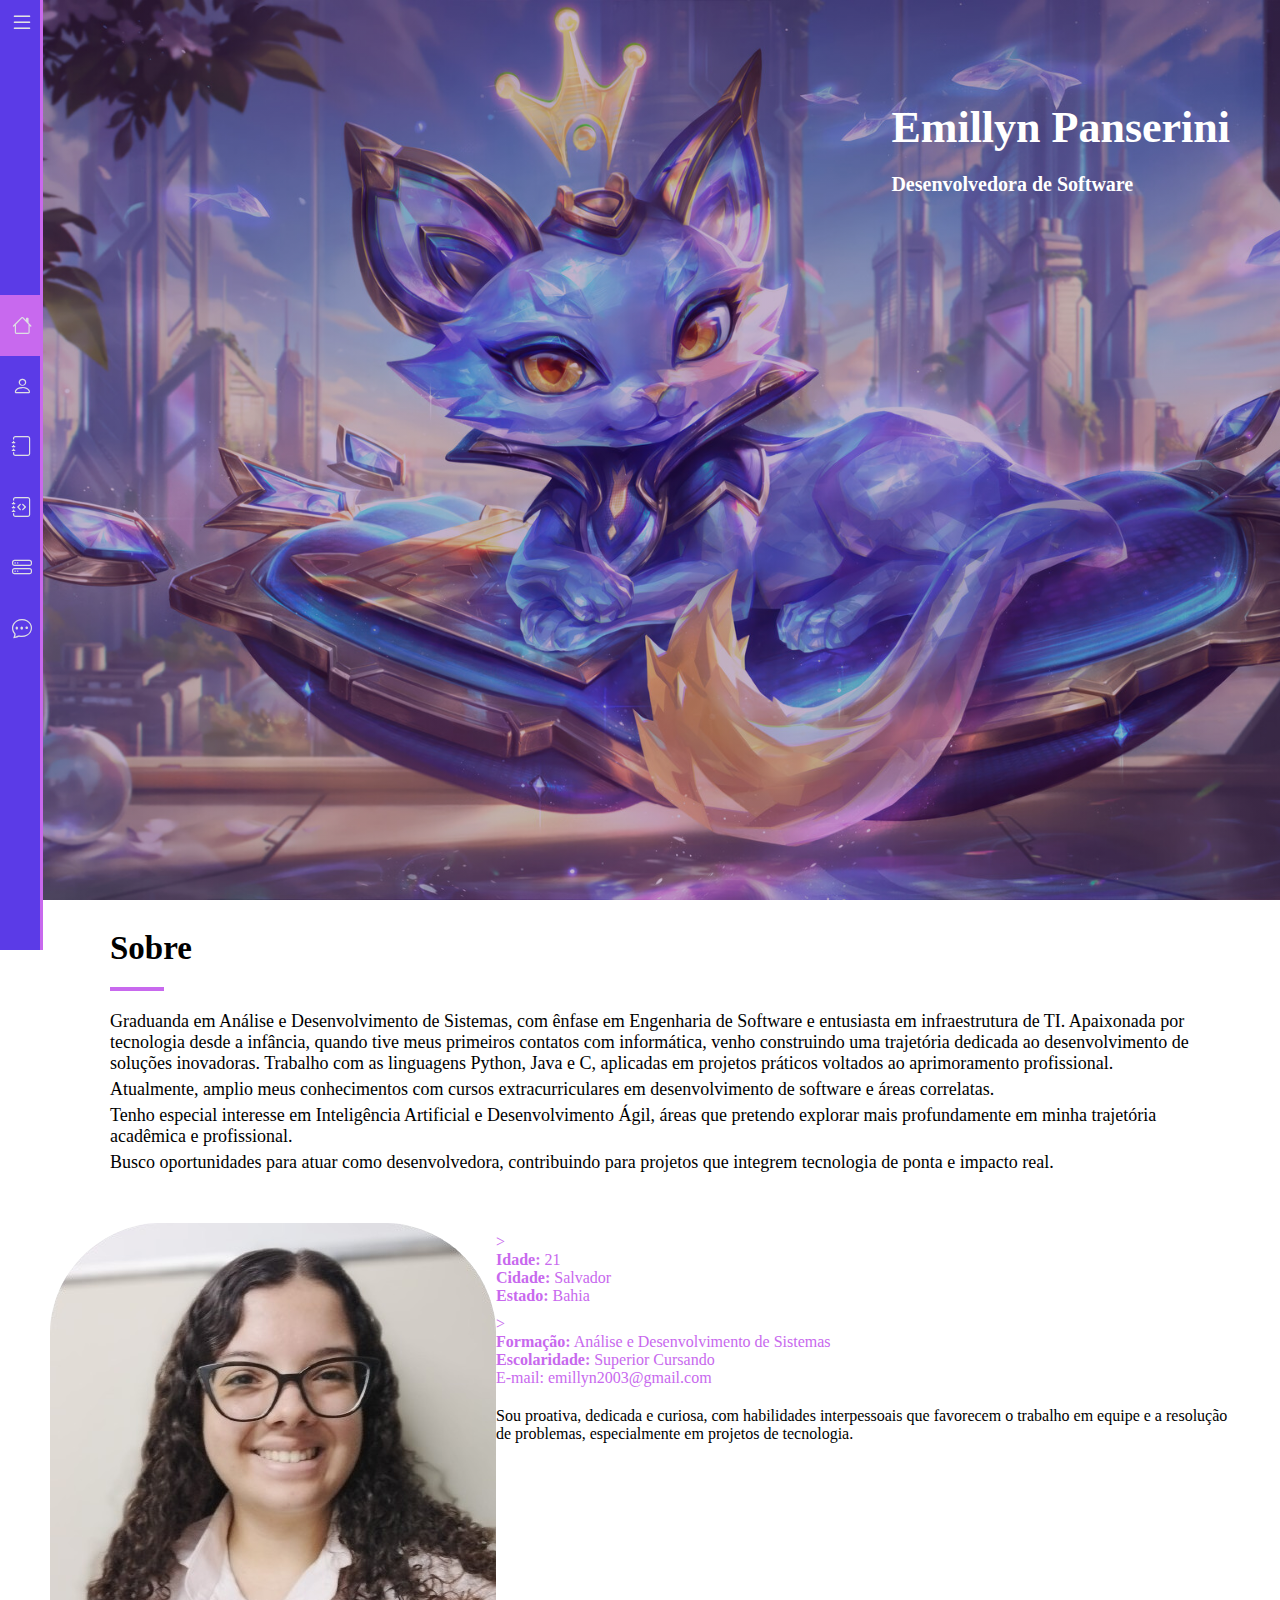
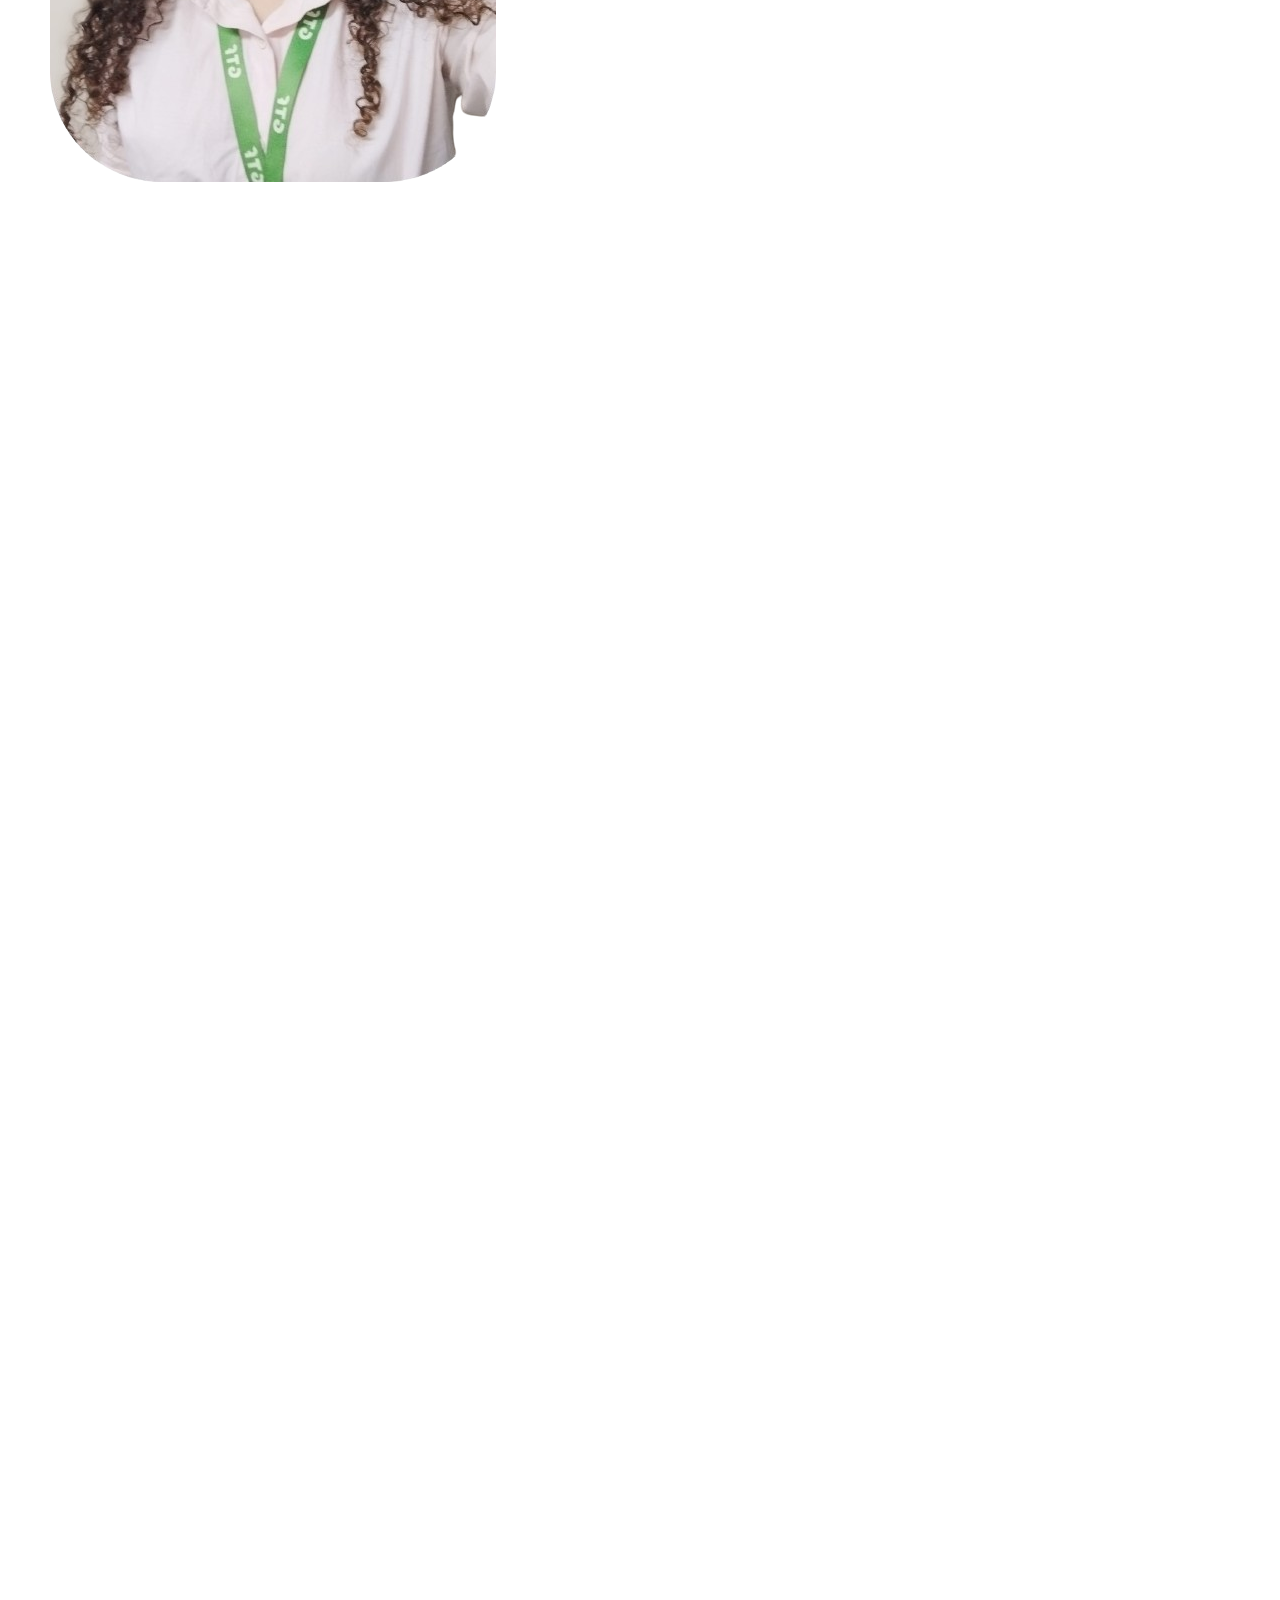
<file: code/index.html>
<!DOCTYPE html>
<html lang="pt-br">
<head>
    <meta charset="UTF-8">
    <meta name="viewport" content="width=device-width, initial-scale=1.0">
    <title>Portfólio de Emillyn</title>
    
    <!-- google fonts -->
    <link rel="preconnect" href="https://fonts.googleapis.com">
    <link rel="preconnect" href="https://fonts.gstatic.com" crossorigin>
    <link href="https://fonts.googleapis.com/css2?family=Poppins:ital,wght@0,100;0,200;0,300;0,400;0,500;0,600;0,700;0,800;0,900;1,100;1,200;1,300;1,400;1,500;1,600;1,700;1,800;1,900&display=swap" rel="stylesheet">
    <!-- CSS -->
    <link rel="stylesheet" href="style.css">
    <!-- CSS ICONS -->
    <link rel="stylesheet" href="https://cdn.jsdelivr.net/npm/bootstrap-icons@1.11.3/font/bootstrap-icons.css">
    
</head>
<body>
               
    <nav class="interface">

        <div class="btn-expandir">
            <i class="bi bi-list" id="Expandir"></i>
        </div><!--menu-expandir-->

        <div class="Profile">
            <a href="#">
                <img src="images/emy.jpg" alt="Profile do meu portfólio">
                <h1 class="text-light"><a href="index.html">Emillyn Panserini</a></h1>
            </a>
        </div> <!--Profile-->

        <!-- botões do linkedIn e GitHub agrupados -->
        <div class="botoes-sociais">
            <ul>
                <li><a href="https://www.linkedin.com/in/emillyn-panserini-0977a0232/" target="_blank" class="botao-foto"><i class="bi bi-linkedin"></i></a></li>
                <li><a href="https://github.com/EmillynPanserini" target="_blank" class="botao-foto"><i class="bi bi-github"></i></a></li>           
            </ul>
        </div> <!--botoes-sociais-->     
                     

        <ul>
            <li class="item-menu ativo"><a href="#"><span class= "icon"><i class="bi bi-house"></i></span><span class="txt-link">Home</span></a></li>
            <li class="item-menu"><a href="#"><span class= "icon"><i class="bi bi-person"></i></span><span class="txt-link">Sobre</span></a></li>
            <li class="item-menu"><a href="#"><span class= "icon"><i class="bi bi-journal"></i></span><span class="txt-link">Currículo</span></a></li>
            <li class="item-menu"><a href="#"><span class= "icon"><i class="bi bi-journal-code"></i></span><span class="txt-link">Projetos</span></a></li>
            <li class="item-menu"><a href="#"><span class= "icon"><i class="bi bi-hdd-stack"></i></span><span class="txt-link">Habilidades</span></a></li>
            <li class="item-menu"><a href="#"><span class= "icon"><i class="bi bi-chat-dots"></i></span><span class="txt-link">Contato</span></a></li>           
         
        </ul>

    </nav> <!--interface -->
    <script src="menu.js"></script>
   
    <!------------  Home ------------>

    <section id="Home">
        <div class="corpo">
            <h1>Emillyn Panserini</h1>
            <p>Desenvolvedora de Software</p>
        </div> <!--corpo-->
    </section> <!--topo-do-site-->
    
    <!-- ======= Main ======= -->
    <main id="main">
        <!-- ======= Sobre ======= -->
        <section class="sobre">
            <div class="interface">
                               
                <div class="titulo-sessao">
                    <h2>Sobre</h2> 
                    <hr> <!-- Linha horizontal -->
                    <p>Graduanda em Análise e Desenvolvimento de Sistemas, com ênfase em Engenharia de Software e entusiasta em infraestrutura de TI. Apaixonada por tecnologia desde a infância, quando tive meus primeiros contatos com informática, venho construindo uma trajetória dedicada ao desenvolvimento de soluções inovadoras. Trabalho com as linguagens Python, Java e C, aplicadas em projetos práticos voltados ao aprimoramento profissional.</p>
                    <p>Atualmente, amplio meus conhecimentos com cursos extracurriculares em desenvolvimento de software e áreas correlatas. </p>
                    <p>Tenho especial interesse em Inteligência Artificial e Desenvolvimento Ágil, áreas que pretendo explorar mais profundamente em minha trajetória acadêmica e profissional.</p>
                    <p>Busco oportunidades para atuar como desenvolvedora, contribuindo para projetos que integrem tecnologia de ponta e impacto real.</p>
                </div> <!--titulo-sessao-->    
                
                
                <div class="perfil-conteiner">
                    <div class="img-sobre">
                        <img src="images/emy2.png" alt="Foto de Perfil">
                    </div>

                    <div class="info-perfil">  
                        
                        <div class="col-1">   
                            <ul>                   
                                <li><strong>Idade:</strong><span> 21</span></li> 
                                <li><strong>Cidade:</strong><span> Salvador</span></li> 
                                <li><strong>Estado:</strong><span> Bahia</span></li> 
                            </ul>
                        </div> <!--col-1-->

                        <div class="col-2">
                            <ul>
                                <li><strong>Formação:</strong><span> Análise e Desenvolvimento de Sistemas</span></li> 
                                <li><strong>Escolaridade:</strong><span> Superior Cursando </span></li>                             
                                <li><a href="emillyn2003@gmail.com">E-mail: emillyn2003@gmail.com</a></li>  
                            <p class="descricao-perfil">Sou proativa, dedicada e curiosa, com habilidades interpessoais que favorecem o trabalho em equipe e a resolução de problemas, especialmente em projetos de tecnologia.</p>
                            </ul>    
                        
                        </div> <!--col-2-->
                    </div>  <!--info-perfil-->
                 </div> <!-- perfil-conteiner -->  
                
            </div> <!-- interface-->
        </section> <!-- sobre-->






    </main>
    
</body>
</html>
</file>
<file: code/style.css>
/*
<========================== Corpo geral  ==========================>
*/

*{
    margin: 0;
    padding: 0;
}

body{
    background-color:#fff; 
    height: 900vh;
    /* Fontes do Google*/
    .poppins-regular {
        font-family: "Poppins", sans-serif;
    /* ------------------*/
    }
}



/*
<===================== Estilo da barra lateral ==========================>
*/

/*
----------------- Geral -------------------
*/

nav.interface{
    width: 40px;
    height: 100%;
    background-color: #5b3be7;
    padding: 10px 0 40px 0; /* Cima Direito Embaixo Esquerdo */
    box-shadow: 3px 0 0 #c869ee;
    position: fixed;
    top: 0;
    left: 0;
    overflow: hidden;
    transition: .4s;
}

nav.interface.expandir{
    width: 250px;
}


/*
-------- Botão de expandir --------
 */
.btn-expandir {
    width: 0px;
    padding-left: 10px;
}

.btn-expandir > i{
    color:#e3e3e4;
    font-size: 24px;
    cursor: pointer;
}


/*
-------- Letras e Icon ------------
*/

ul{
    height: 100%;
    list-style-type: none;
}

ul li.item-menu{
    transition: .2s;
}

ul li.ativo{
    background-color:#c869ee;
}

ul li.item-menu:hover{
    background: #c869ee;
}

ul li.item-menu a{
    color: #dedee4;
    text-decoration: none;
    font-size: 20px;
    padding: 20px 4%; /*(Cima + Baixo)  (Esquerda + Direita - laterais) */
    display: flex;
    line-height: 20px;
}

ul li.item-menu a .txt-link{
    margin-left: 30px; /*Espaço entre botão e texto*/

}
    
ul li.item-menu a .icon > i{
    font-size: 20px;
    margin-left: 10px;
}


/*
------------ Perfil-------------------
*/

.Profile img{
    width: 130px; 
    height: auto;
    transition: transform 0.3s ease;
    padding-left: 65px;
}

.Profile h1{
    margin-top: 10px;
    margin-left: 40px;
}

/*
-------- Botões do Perfil -------------
*/

.botoes-sociais ul {
    display:flex;
    padding: 10px 0 0 85px;/* Cima Direito Embaixo Esquerdo */
    gap: 50px;
    font-size: 20px;
}

.botoes-sociais li a {
    text-decoration: none;
    color: #c869ee; 
    transition: color 0.3s ease; 
}
.botoes-sociais li a:hover {
    color: #dedee4; 
}



/*
<===================== Estilo da Home ==========================>
*/

#Home{
    width: 100%;
    min-height: 100vh;
    background: linear-gradient(rgba(61, 0, 85, 0.3), rgba(61, 0, 85, 0.3)), url("images/yuumiPrestigio.jpg") no-repeat center center;
    background-size: cover;
    display: flex;
    justify-content: flex-end;/* Move o conteúdo para a direita */
}

.corpo {
    margin-top: 100px; 
    margin-right: 50px; 
}

.corpo h1 {
    text-align: left;
    font-size: 44px;
    font-weight: 700;
    line-height: 56px;
    color: #fff;
}

.corpo p {
    text-align: left;
    font-size: 20px;
    font-weight: 700;
    line-height: 56px;
    color: #fff;
}

/*
<===================== Formatação do título aplicada a todas as sessões ==========================>
*/

.titulo-sessao  {
    margin: 50px;
    margin-inline-start: 110px;
    font-size: 22px;
    color:#000;
}



/*
<===================== Estilo do Sobre ==========================>
*/



/*
-------- Geral do sobre | flex -------------
*/



/* 
-------- Titulo --------
*/
.titulo-sessao{
    margin-top: 30px;
}
.sobre .titulo-sessao h2 {
    margin-bottom: 20px;
}

/* 
-------- Linha de Separação --------
*/

.titulo-sessao hr {
    border: 2px solid #c869ee; /* Linha fina */
    margin-bottom: 20px;
    width: 50px;
}

/* 
-------- Parágrafo --------
*/

.sobre .titulo-sessao p {
    font-size: 18px; 
    margin-bottom: 5px; /*distancia entre os <p>*/
}


/*
-------- Perfil Conteiner --------
*/


.perfil-conteiner {
    margin-top: -10px;
    
}

.titulo-perfil {
    color: #c869ee; 
    font-size: 24px;
    margin-bottom: 20px;
    font-weight: 700; 
}

.info-perfil {
    margin-bottom: 20px;
}

.info-perfil div {
    color: #c869ee; 
    margin: 10px 0;
    font-size: 16px;
}

.info-perfil div::before {
    content: "> "; /* Adiciona a seta | marcador */
    color: #c869ee; 
}

.info-perfil a {
    text-decoration: none;
    color: #c869ee;
}

.info-perfil a:hover {
    text-decoration: underline;
}

.descricao-perfil {
    color:#000; 
    font-size: 16px;
    margin-top: 20px;
}



/*
-------- Imagem do Perfil -------------
*/


.perfil-conteiner{
    display:flex;    
    margin: 50px;
}
</file>
